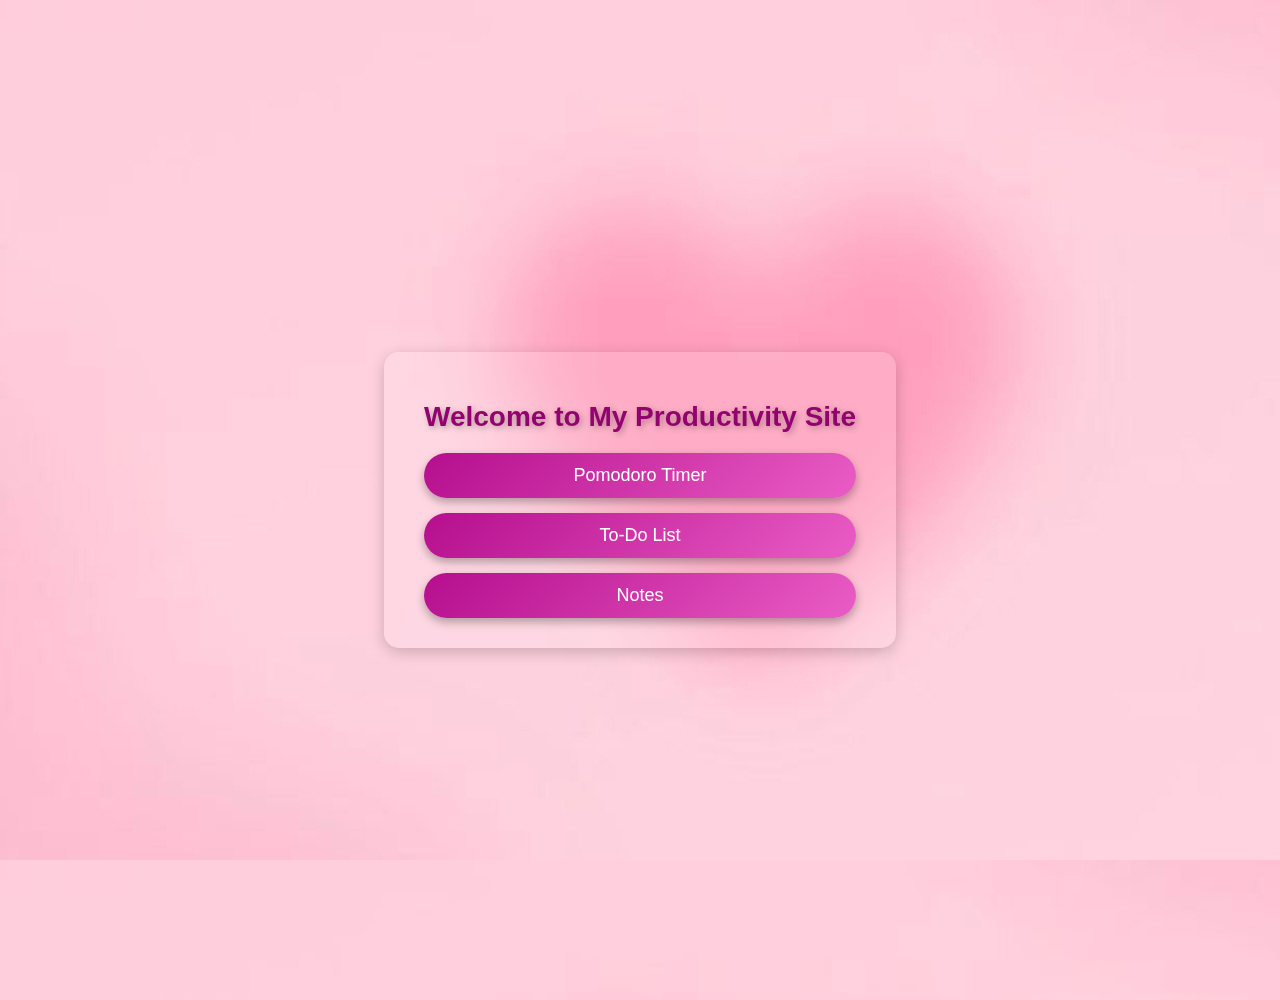
<file: index.html>
<!DOCTYPE html>
<html lang="en">
  <head>
    <meta charset="UTF-8" />
    <meta name="viewport" content="width=device-width, initial-scale=1.0" />
    <link rel="stylesheet" href="styles.css" />
    <title>Main Page</title>
  </head>
  <body>
    <div class="container">
      <h1>Welcome to My Productivity Site</h1>
      <div class="button-group">
        <a href="index_pomodoro.html" class="btn">Pomodoro Timer</a>
        <a href="index_todo.html" class="btn">To-Do List</a>
        <a href="index_notes.html" class="btn">Notes</a>
      </div>
    </div>
  </body>
</html>
</file>
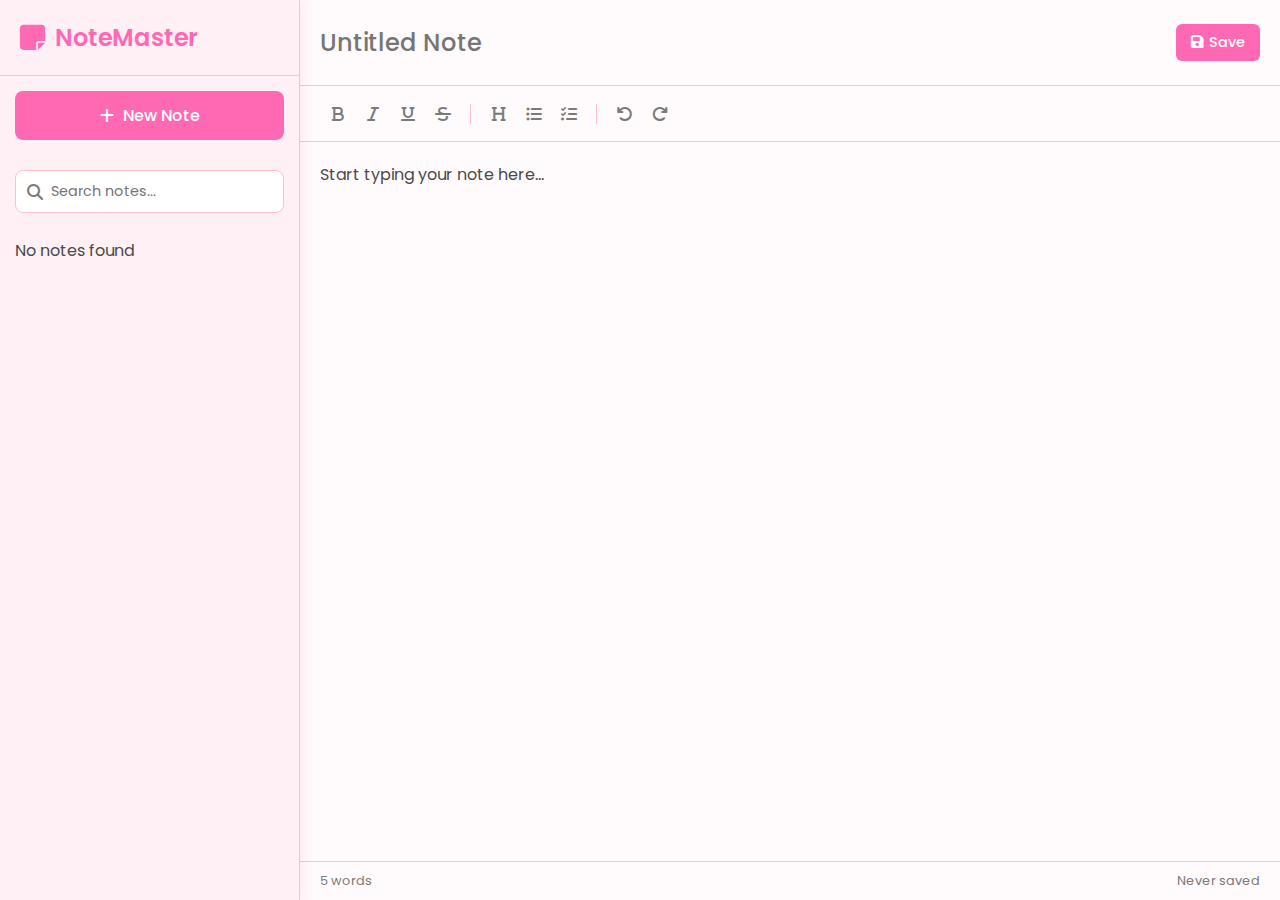
<file: Index_notes.html>
<!DOCTYPE html>
<html lang="en">

<head>
    <meta charset="UTF-8">
    <meta name="viewport" content="width=device-width, initial-scale=1.0">
    <title>NoteMaster - Simple Note Taking App</title>
    <link rel="stylesheet" href="./stylenotes.css">
    <link rel="stylesheet" href="https://cdnjs.cloudflare.com/ajax/libs/font-awesome/6.4.0/css/all.min.css">
</head>

<body>
    <div class="app-container">
        <aside class="sidebar">
            <div class="logo">
                <i class="fas fa-sticky-note"></i>
                <h1>NoteMaster</h1>
            </div>
            <button id="addNoteBtn" class="add-note-btn">
                <i class="fas fa-plus"></i> New Note
            </button>
            <div class="search-container">
                <i class="fas fa-search search-icon"></i>
                <input type="text" id="searchInput" placeholder="Search notes...">
            </div>
            <div class="notes-list" id="notesList">
                <!-- Notes list will be populated here -->
            </div>
        </aside>

        <main class="note-editor">
            <div class="editor-header">
                <input type="text" id="noteTitle" placeholder="Untitled Note" class="note-title-input">
                <div class="editor-actions">
                    <button id="saveNoteBtn" class="action-btn save-btn">
                        <i class="fas fa-save"></i> Save
                    </button>
                    <button id="deleteNoteBtn" class="action-btn delete-btn">
                        <i class="fas fa-trash"></i> Delete
                    </button>
                </div>
            </div>
            <div class="toolbar">
                <button id="boldBtn" class="tool-btn"><i class="fas fa-bold"></i></button>
                <button id="italicBtn" class="tool-btn"><i class="fas fa-italic"></i></button>
                <button id="underlineBtn" class="tool-btn"><i class="fas fa-underline"></i></button>
                <button id="strikeBtn" class="tool-btn"><i class="fas fa-strikethrough"></i></button>
                <span class="separator"></span>
                <button id="headingBtn" class="tool-btn"><i class="fas fa-heading"></i></button>
                <button id="listBtn" class="tool-btn"><i class="fas fa-list-ul"></i></button>
                <button id="checklistBtn" class="tool-btn"><i class="fas fa-tasks"></i></button>
                <span class="separator"></span>
                <button id="undoBtn" class="tool-btn"><i class="fas fa-undo"></i></button>
                <button id="redoBtn" class="tool-btn"><i class="fas fa-redo"></i></button>
            </div>
            <div class="note-content" id="noteContent" contenteditable="true">
                <p>Start typing your note here...</p>
            </div>
            <div class="note-info">
                <span id="wordCount">0 words</span>
                <span id="lastSaved">Never saved</span>
            </div>
        </main>
    </div>

    <!-- Notification Toast -->
    <div class="toast" id="toast">
        <i class="fas fa-check-circle"></i>
        <span id="toastMessage">Note saved successfully!</span>
    </div>

    <script src="./scriptnotes.js"></script>
</body>

</html>
</file>
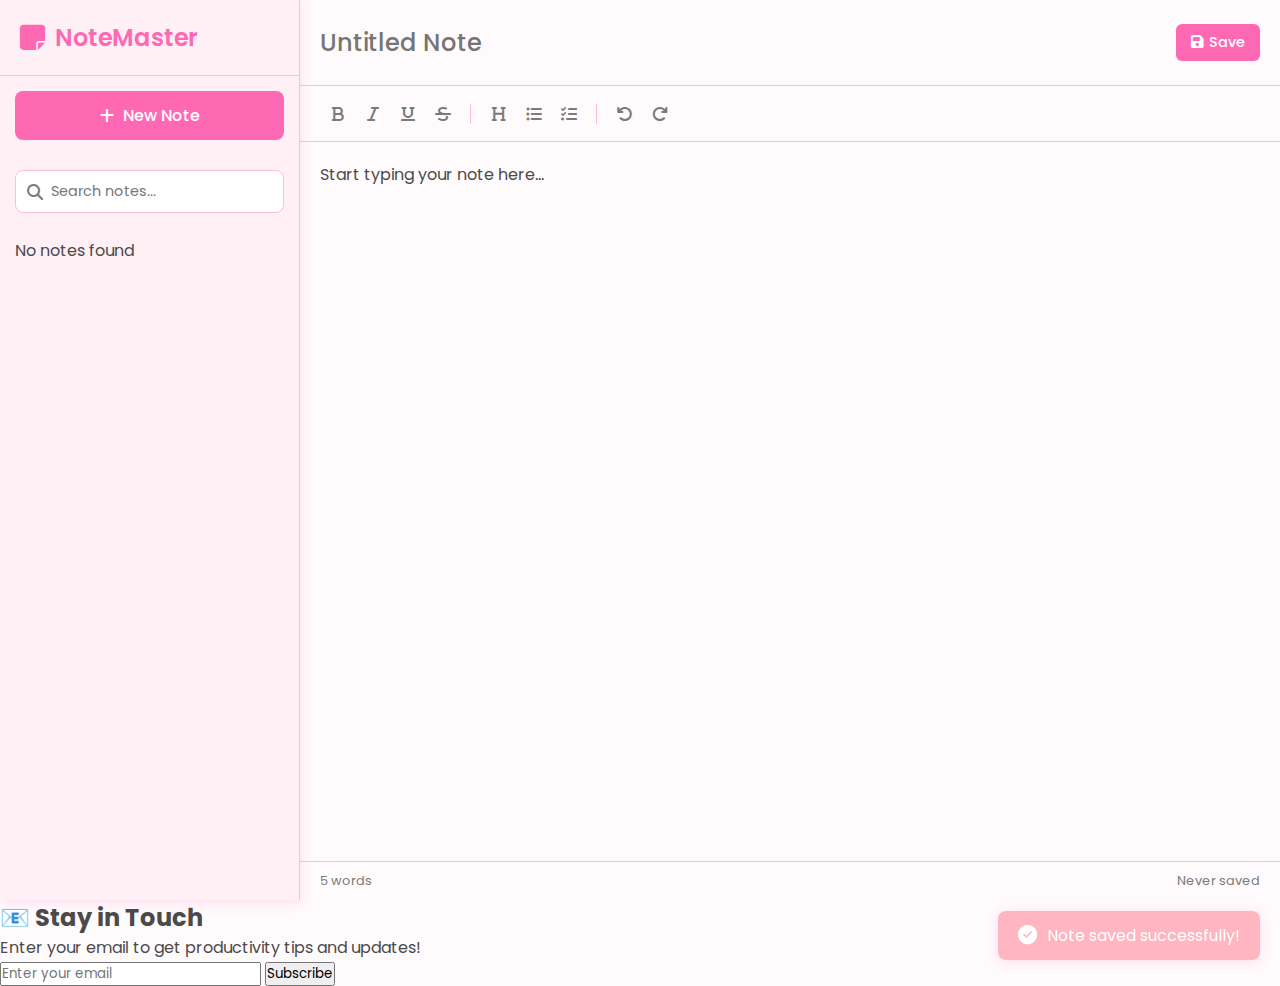
<file: index_notes.html>
<!DOCTYPE html>
<html lang="en">

<head>
    <meta charset="UTF-8">
    <meta name="viewport" content="width=device-width, initial-scale=1.0">
    <title>NoteMaster - Simple Note Taking App</title>
    <link rel="stylesheet" href="./stylenotes.css">
    <link rel="stylesheet" href="https://cdnjs.cloudflare.com/ajax/libs/font-awesome/6.4.0/css/all.min.css">
</head>

<body>
    <div class="app-container">
        <aside class="sidebar">
            <div class="logo">
                <i class="fas fa-sticky-note"></i>
                <h1>NoteMaster</h1>
            </div>
            <button id="addNoteBtn" class="add-note-btn">
                <i class="fas fa-plus"></i> New Note
            </button>
            <div class="search-container">
                <i class="fas fa-search search-icon"></i>
                <input type="text" id="searchInput" placeholder="Search notes...">
            </div>
            <div class="notes-list" id="notesList">
                <!-- Notes list will be populated here -->
            </div>
        </aside>

        <main class="note-editor">
            <div class="editor-header">
                <input type="text" id="noteTitle" placeholder="Untitled Note" class="note-title-input">
                <div class="editor-actions">
                    <button id="saveNoteBtn" class="action-btn save-btn">
                        <i class="fas fa-save"></i> Save
                    </button>
                    <button id="deleteNoteBtn" class="action-btn delete-btn">
                        <i class="fas fa-trash"></i> Delete
                    </button>
                </div>
            </div>
            <div class="toolbar">
                <button id="boldBtn" class="tool-btn"><i class="fas fa-bold"></i></button>
                <button id="italicBtn" class="tool-btn"><i class="fas fa-italic"></i></button>
                <button id="underlineBtn" class="tool-btn"><i class="fas fa-underline"></i></button>
                <button id="strikeBtn" class="tool-btn"><i class="fas fa-strikethrough"></i></button>
                <span class="separator"></span>
                <button id="headingBtn" class="tool-btn"><i class="fas fa-heading"></i></button>
                <button id="listBtn" class="tool-btn"><i class="fas fa-list-ul"></i></button>
                <button id="checklistBtn" class="tool-btn"><i class="fas fa-tasks"></i></button>
                <span class="separator"></span>
                <button id="undoBtn" class="tool-btn"><i class="fas fa-undo"></i></button>
                <button id="redoBtn" class="tool-btn"><i class="fas fa-redo"></i></button>
            </div>
            <div class="note-content" id="noteContent" contenteditable="true">
                <p>Start typing your note here...</p>
            </div>
            <div class="note-info">
                <span id="wordCount">0 words</span>
                <span id="lastSaved">Never saved</span>
            </div>
        </main>
    </div>

    <!-- Notification Toast -->
    <div class="toast" id="toast">
        <i class="fas fa-check-circle"></i>
        <span id="toastMessage">Note saved successfully!</span>
    </div>

    <script src="./scriptnotes.js"></script>
    <section class="email-section">
        <h2>📧 Stay in Touch</h2>
        <p>Enter your email to get productivity tips and updates!</p>
        <form class="email-form" action="#" method="post">
          <input type="email" placeholder="Enter your email" required />
          <button type="submit">Subscribe</button>
        </form>
      </section>
            
</body>

</html>
</file>
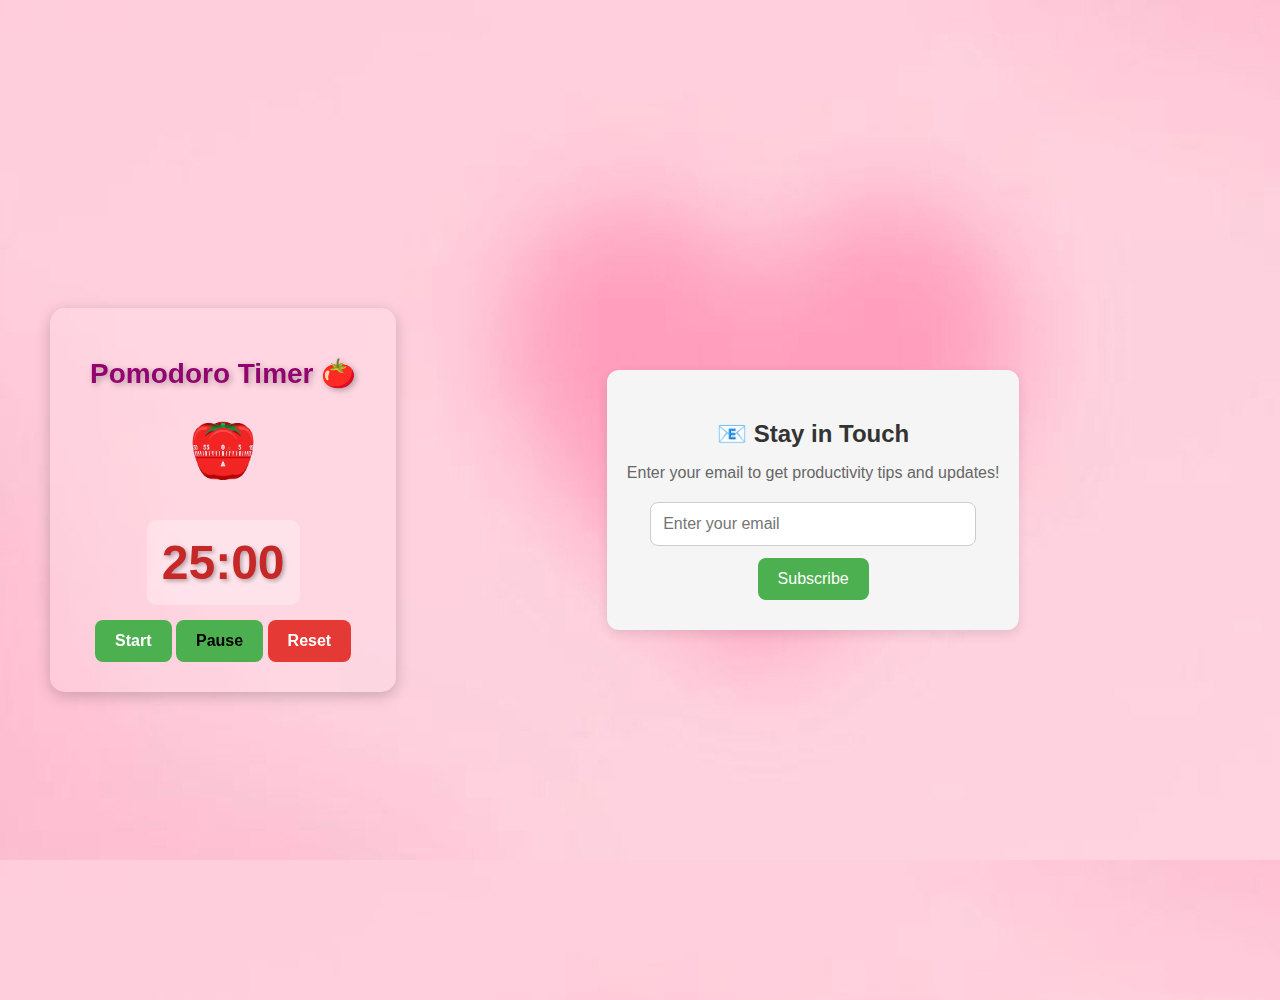
<file: index_pomodoro.html>
<!DOCTYPE html>
<html lang="en">
<head>
    <meta charset="UTF-8">
    <meta name="viewport" content="width=device-width, initial-scale=1.0">
    <title>Pomodoro Timer 🍅</title>
    <link rel="stylesheet" href="styles.css">
</head>
<body>

    <div class="container">
        <h1>Pomodoro Timer 🍅</h1>
        
        <div class="tomato">
            <img src="tomato.png" alt="Cute Tomato" id="tomato-img">
        </div>

        <div class="timer">
            <span id="minutes">25</span>:<span id="seconds">00</span>
        </div>

        <div class="buttons">
            <button id="start">Start</button>
            <button id="pause">Pause</button>
            <button id="reset">Reset</button>
        </div>
    </div>
    <section class="email-section">
        <h2>📧 Stay in Touch</h2>
        <p>Enter your email to get productivity tips and updates!</p>
        <form class="email-form" action="#" method="post">
          <input type="email" placeholder="Enter your email" required />
          <button type="submit">Subscribe</button>
        </form>
      </section>
            
    <script src="script.js"></script>
</body>
</html>
</file>
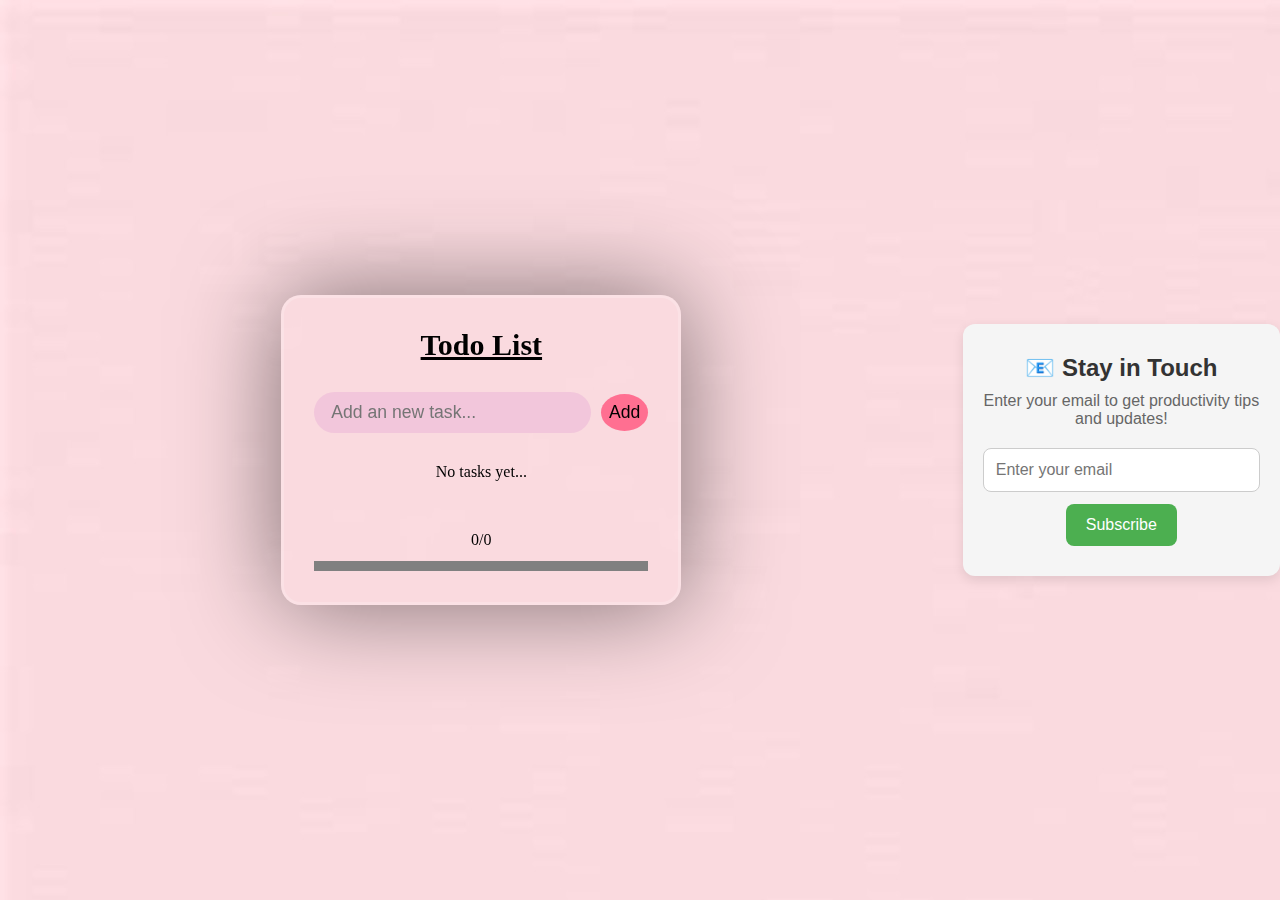
<file: index_todo.html>
<!DOCTYPE html>
<html lang="en">
  <head>
    <meta charset="UTF-8" />
    <meta name="viewport" content="width=device-width, initial-scale=1.0" />
    <title>Todo List</title>
    <link rel="stylesheet" href="styles_todo.css" />
  </head>
  <body>
    <div class="container">
      <div class="todo">
        <h1>Todo List</h1>
        <form class="input-area">
          <input type="text" id="task-input" placeholder="Add an new task..." />
          <button type="submit" id="add-task-btn">Add</button>
        </form>
        <div class="task-display">
          <p>No tasks yet...</p>
          <ul id="task-list"></ul>
        </div>
      </div>
    </div>
    <section class="email-section">
      <h2>📧 Stay in Touch</h2>
      <p>Enter your email to get productivity tips and updates!</p>
      <form class="email-form" action="#" method="post">
        <input type="email" placeholder="Enter your email" required />
        <button type="submit">Subscribe</button>
      </form>
    </section>
        
  </body>
  <script src="script_todo.js"></script>
</html>
</file>
<file: styles.css>
body {
  font-family: "Poppins", sans-serif;
  text-align: center;
  background: url(Picture2.jpg);
  height: 100vh;
  display: flex;
  justify-content: center;
  align-items: center;
  margin: 0;
}

.container {
  background: rgba(255, 255, 255, 0.15);
  padding: 30px 40px;
  border-radius: 15px;
  box-shadow: 0 4px 15px rgba(0, 0, 0, 0.2);
  backdrop-filter: blur(10px);
  transition: transform 0.3s ease-in-out;
}

.container:hover {
  transform: scale(1.05);
}

h1 {
  font-size: 28px;
  color: rgb(146, 3, 112);
  text-shadow: 2px 2px 6px rgba(0, 0, 0, 0.3);
  margin-bottom: 20px;
}

.tomato {
  display: flex;
  justify-content: center;
  margin-bottom: 15px;
}

.tomato img {
  width: 80px;
  height: 80px;
  transition: transform 0.3s ease-in-out;
}

.timer {
  font-size: 48px;
  font-weight: bold;
  color: #c62828;
  text-shadow: 2px 2px 4px rgba(0, 0, 0, 0.3);
  margin: 15px 0;
  background: rgba(255, 255, 255, 0.3);
  padding: 15px;
  border-radius: 10px;
  display: inline-block;
}

.buttons button {
  padding: 12px 20px;
  font-size: 16px;
  border: none;
  border-radius: 8px;
  cursor: pointer;
  transition: transform 0.2s ease-in-out, background 0.3s ease-in-out;
  font-weight: bold;
}

#start {
  background-color: #4caf50;
  color: white;
}

#pause {
  background-color: #4caf50;
  color: black;
}

#reset {
  background-color: #e53935;
  color: white;
}

.buttons button:hover {
  opacity: 0.9;
  transform: scale(1.1);
}

.running img {
  animation: bounce 1s infinite alternate ease-in-out;
}

@keyframes bounce {
  0% {
    transform: translateY(0);
  }
  100% {
    transform: translateY(-10px);
  }
}
body {
  font-family: Arial, sans-serif;
  text-align: center;
  margin: 50px;
}

.button-group {
  display: flex;
  flex-direction: column;
  gap: 15px;
}

.btn {
  padding: 12px 25px;
  font-size: 18px;
  color: white;
  background: linear-gradient(135deg, #b50e8e, #ea5dc5);
  border: none;
  border-radius: 25px;
  cursor: pointer;
  text-decoration: none;
  display: inline-block;
  transition: all 0.3s ease-in-out;
  box-shadow: 0 4px 10px rgba(0, 0, 0, 0.3);
}

.btn:hover {
  transform: translateY(-3px);
  background: linear-gradient(135deg, #ea5dc5, #b50e8e);
  box-shadow: 0 6px 12px rgba(0, 0, 0, 0.4);
}
.email-section {
  max-width: 500px;
  margin: 60px auto;
  padding: 30px 20px;
  text-align: center;
  background-color: #f5f5f5;
  border-radius: 12px;
  box-shadow: 0 4px 12px rgba(0,0,0,0.1);
  font-family: 'Segoe UI', sans-serif;
}

.email-section h2 {
  font-size: 24px;
  margin-bottom: 10px;
  color: #333;
}

.email-section p {
  font-size: 16px;
  color: #666;
  margin-bottom: 20px;
}

.email-form {
  display: flex;
  flex-direction: column;
  gap: 12px;
  align-items: center;
}

.email-form input[type="email"] {
  padding: 12px;
  width: 100%;
  max-width: 300px;
  border: 1px solid #ccc;
  border-radius: 8px;
  font-size: 16px;
}

.email-form button {
  padding: 12px 20px;
  background-color: #4caf50;
  border: none;
  border-radius: 8px;
  color: white;
  font-size: 16px;
  cursor: pointer;
  transition: background-color 0.3s ease;
}

.email-form button:hover {
  background-color: #45a049;
}
</file>
<file: stylenotes.css>
@import url('https://fonts.googleapis.com/css2?family=Poppins:wght@300;400;500;600;700&family=Roboto:wght@300;400;500;700&display=swap');

:root {
    --primary-color: #ff69b4; /* Hot Pink */
    --primary-light: #ffe4e1; /* Misty Rose */
    --primary-dark: #ff1493; /* Deep Pink */
    --text-color: #4a4a4a; /* Dark Gray */
    --text-secondary: #7a7a7a; /* Medium Gray */
    --background-color: #fffafc; /* Soft Pinkish White */
    --sidebar-bg: #fff0f5; /* Lavender Blush */
    --editor-bg: #fffafc; /* Soft Pinkish White */
    --border-color: #ffc0cb; /* Light Pink */
    --success-color: #ffb6c1; /* Light Pink */
    --danger-color: #ff6f61; /* Coral Pink */
    --shadow: 0 2px 12px rgba(255, 105, 180, 0.2); /* Pink Shadow */
    --note-item-hover: #ffe4e1; /* Misty Rose */
    --transition: all 0.3s ease;
}

* {
    margin: 0;
    padding: 0;
    box-sizing: border-box;
    font-family: 'Poppins', sans-serif;
}

body {
    background-color: var(--background-color);
    color: var(--text-color);
    min-height: 100vh;
}

.app-container {
    display: flex;
    min-height: 100vh;
}

/* Sidebar Styles */
.sidebar {
    width: 300px;
    background-color: var(--sidebar-bg);
    box-shadow: var(--shadow);
    display: flex;
    flex-direction: column;
    border-right: 1px solid var(--border-color);
    z-index: 10;
}

.logo {
    display: flex;
    align-items: center;
    padding: 20px;
    color: var(--primary-color);
    border-bottom: 1px solid var(--border-color);
}

.logo i {
    font-size: 1.8rem;
    margin-right: 10px;
}

.logo h1 {
    font-size: 1.5rem;
    font-weight: 600;
}

.add-note-btn {
    margin: 15px;
    padding: 12px;
    background-color: var(--primary-color);
    color: white;
    border: none;
    border-radius: 8px;
    cursor: pointer;
    font-size: 1rem;
    font-weight: 500;
    display: flex;
    align-items: center;
    justify-content: center;
    gap: 8px;
    transition: var(--transition);
}

.add-note-btn:hover {
    background-color: var(--primary-dark);
}

.search-container {
    margin: 15px;
    position: relative;
}

.search-icon {
    position: absolute;
    top: 50%;
    left: 12px;
    transform: translateY(-50%);
    color: var(--text-secondary);
}

#searchInput {
    width: 100%;
    padding: 10px;
    padding-left: 35px;
    border: 1px solid var(--border-color);
    border-radius: 8px;
    font-size: 0.9rem;
    outline: none;
    transition: var(--transition);
}

#searchInput:focus {
    border-color: var(--primary-color);
    box-shadow: 0 0 0 2px rgba(65, 105, 225, 0.1);
}

.notes-list {
    flex: 1;
    overflow-y: auto;
    padding: 10px 15px;
}

.note-item {
    padding: 15px;
    border-radius: 8px;
    margin-bottom: 10px;
    cursor: pointer;
    transition: var(--transition);
}

.note-item:hover {
    background-color: var(--note-item-hover);
}

.note-item.active {
    background-color: var(--primary-light);
    border-left: 3px solid var(--primary-color);
}

.note-item-title {
    font-weight: 500;
    margin-bottom: 5px;
    white-space: nowrap;
    overflow: hidden;
    text-overflow: ellipsis;
}

.note-item-preview {
    font-size: 0.85rem;
    color: var(--text-secondary);
    display: -webkit-box;
    -webkit-line-clamp: 2;
    -webkit-box-orient: vertical;
    overflow: hidden;
}

.note-item-date {
    font-size: 0.75rem;
    color: var(--text-secondary);
    margin-top: 5px;
}

/* Editor Styles */
.note-editor {
    flex: 1;
    display: flex;
    flex-direction: column;
    background-color: var(--editor-bg);
    border-radius: 0 8px 8px 0;
}

.editor-header {
    display: flex;
    justify-content: space-between;
    align-items: center;
    padding: 20px;
    border-bottom: 1px solid var(--border-color);
}

.note-title-input {
    font-size: 1.5rem;
    font-weight: 500;
    border: none;
    outline: none;
    width: 70%;
    padding: 5px 0;
    background-color: transparent;
}

.editor-actions {
    display: flex;
    gap: 10px;
}

.action-btn {
    padding: 8px 15px;
    border: none;
    border-radius: 6px;
    font-size: 0.9rem;
    font-weight: 500;
    cursor: pointer;
    display: flex;
    align-items: center;
    gap: 5px;
    transition: var(--transition);
}

.save-btn {
    background-color: var(--primary-color);
    color: white;
}

.save-btn:hover {
    background-color: var(--primary-dark);
}

.delete-btn {
    background-color: transparent;
    color: var(--danger-color);
    border: 1px solid var(--danger-color);
}

.delete-btn:hover {
    background-color: var(--danger-color);
    color: white;
}

.toolbar {
    display: flex;
    padding: 10px 20px;
    border-bottom: 1px solid var(--border-color);
    align-items: center;
    flex-wrap: wrap;
}

.tool-btn {
    background: transparent;
    border: none;
    width: 35px;
    height: 35px;
    border-radius: 4px;
    display: flex;
    align-items: center;
    justify-content: center;
    font-size: 1rem;
    color: var(--text-secondary);
    cursor: pointer;
    transition: var(--transition);
}

.tool-btn:hover {
    background-color: var(--note-item-hover);
    color: var(--primary-color);
}

.tool-btn.active {
    background-color: var(--primary-light);
    color: var(--primary-color);
}

.separator {
    height: 20px;
    width: 1px;
    background-color: var(--border-color);
    margin: 0 10px;
}

.note-content {
    flex: 1;
    padding: 20px;
    overflow-y: auto;
    outline: none;
    line-height: 1.6;
}

.note-content[contenteditable]:focus {
    outline: none;
}

.note-content p {
    margin-bottom: 10px;
}

.note-info {
    display: flex;
    justify-content: space-between;
    padding: 10px 20px;
    font-size: 0.8rem;
    color: var(--text-secondary);
    border-top: 1px solid var(--border-color);
}

/* Toast Notification */
.toast {
    position: fixed;
    bottom: -60px;
    right: 20px;
    background-color: var(--success-color);
    color: white;
    padding: 12px 20px;
    border-radius: 8px;
    display: flex;
    align-items: center;
    gap: 10px;
    box-shadow: var(--shadow);
    transition: transform 0.3s ease;
    z-index: 1000;
}

.toast.show {
    transform: translateY(-80px);
}

.toast i {
    font-size: 1.2rem;
}

/* Responsive styles */
@media (max-width: 768px) {
    .app-container {
        flex-direction: column;
    }

    .sidebar {
        width: 100%;
        border-right: none;
        border-bottom: 1px solid var(--border-color);
        max-height: 40vh;
    }

    .editor-header {
        flex-direction: column;
        align-items: flex-start;
        gap: 10px;
    }

    .note-title-input {
        width: 100%;
    }

    .toolbar {
        overflow-x: auto;
        justify-content: flex-start;
    }
    .email-section {
        max-width: 500px;
        margin: 60px auto;
        padding: 30px 20px;
        text-align: center;
        background-color: #f5f5f5;
        border-radius: 12px;
        box-shadow: 0 4px 12px rgba(0,0,0,0.1);
        font-family: 'Segoe UI', sans-serif;
      }
      
      .email-section h2 {
        font-size: 24px;
        margin-bottom: 10px;
        color: #333;
      }
      
      .email-section p {
        font-size: 16px;
        color: #666;
        margin-bottom: 20px;
      }
      
      .email-form {
        display: flex;
        flex-direction: column;
        gap: 12px;
        align-items: center;
      }
      
      .email-form input[type="email"] {
        padding: 12px;
        width: 100%;
        max-width: 300px;
        border: 1px solid #ccc;
        border-radius: 8px;
        font-size: 16px;
      }
      
      .email-form button {
        padding: 12px 20px;
        background-color: #4caf50;
        border: none;
        border-radius: 8px;
        color: white;
        font-size: 16px;
        cursor: pointer;
        transition: background-color 0.3s ease;
      }
      
      .email-form button:hover {
        background-color: #45a049;
      }
</file>
<file: styles_todo.css>
* {
  margin: 0;
  padding: 0;
  box-sizing: border-box;
}

body {
  display: flex;
  justify-content: center;
  align-items: center;
  height: 100vh;
  background: url(background.jpg);
}

.container {
  display: flex;
  justify-content: center;
  align-items: center;
  width: 100%;
  height: 100%;
  padding: 0 20px;
}

.todo {
  width: 100%;
  max-width: 400px;
  padding: 30px;
  display: flex;
  align-items: center;
  justify-content: center;
  flex-direction: column;
  gap: 30px;
  color: black;
  border-radius: 20px;
  box-shadow: 0 0 100px rgba(0, 0, 0, 0.5);
  border: 3px solid rgba(255, 255, 255, 0.2);
  backdrop-filter: blur(10px);
}

h1 {
  font-size: 30px;
  text-decoration: underline;
}

.input-area {
  display: flex;
  justify-content: space-between;
  align-items: center;
  width: 100%;
}

.input-area input {
  flex: 1;
  padding: 10px 17px;
  font-size: 1.1rem;
  border: none;
  outline: none;
  border-radius: 22px;
  background: rgb(242, 198, 219);
}

.input-area button {
  display: flex;
  align-items: center;
  justify-content: center;
  margin-left: 10px;
  padding: 8px;
  border-radius: 50%;
  color: black;
  font-size: 1.1rem;
  cursor: pointer;
  background: #ff6f91;
  border: none;
}

.input-area button:hover {
  transform: scale(1.1);
  background: #c13450;
  color: white;
}

.todos-container {
  display: flex;
  align-items: center;
  justify-content: center;
}

#task-list {
  width: 100%;
  list-style: none;
  padding: 0;
}

.task-item {
  display: flex;
  align-items: center;
  justify-content: space-between;
  padding: 10px;
  background: #fff;
  border-radius: 10px;
  margin: 5px 0;
  box-shadow: 0px 4px 6px rgba(0, 0, 0, 0.1);
  height: 50px;
  width: 300px;
  overflow: hidden;
}

.task-text {
  flex: 1;
  font-size: 16px;
  margin-left: 10px;
  white-space: nowrap;
  overflow: hidden;
  text-overflow: ellipsis;
}

.task-checkbox {
  cursor: pointer;
  transform: scale(1.2);
}

.completed .task-text {
  text-decoration: line-through;
  color: gray;
}

.delete-btn {
  padding: 5px 10px;
  border: none;
  border-radius: 5px;
  background: #ff6f91;
  color: white;
  cursor: pointer;
  min-width: 60px;
  text-align: center;
}

.delete-btn:hover {
  background: #ff4f71;
}

.progress-container {
  width: 100%;
  text-align: center;
  margin-top: 20px;
}

#progress-text {
  font-size: 1rem;
  margin-bottom: 5px;
}

#progress-bar {
  width: 100%;
  height: 10px;
  border-radius: 5px;
}
.email-section {
  max-width: 500px;
  margin: 60px auto;
  padding: 30px 20px;
  text-align: center;
  background-color: #f5f5f5;
  border-radius: 12px;
  box-shadow: 0 4px 12px rgba(0,0,0,0.1);
  font-family: 'Segoe UI', sans-serif;
}

.email-section h2 {
  font-size: 24px;
  margin-bottom: 10px;
  color: #333;
}

.email-section p {
  font-size: 16px;
  color: #666;
  margin-bottom: 20px;
}

.email-form {
  display: flex;
  flex-direction: column;
  gap: 12px;
  align-items: center;
}

.email-form input[type="email"] {
  padding: 12px;
  width: 100%;
  max-width: 300px;
  border: 1px solid #ccc;
  border-radius: 8px;
  font-size: 16px;
}

.email-form button {
  padding: 12px 20px;
  background-color: #4caf50;
  border: none;
  border-radius: 8px;
  color: white;
  font-size: 16px;
  cursor: pointer;
  transition: background-color 0.3s ease;
}

.email-form button:hover {
  background-color: #45a049;
}
</file>
